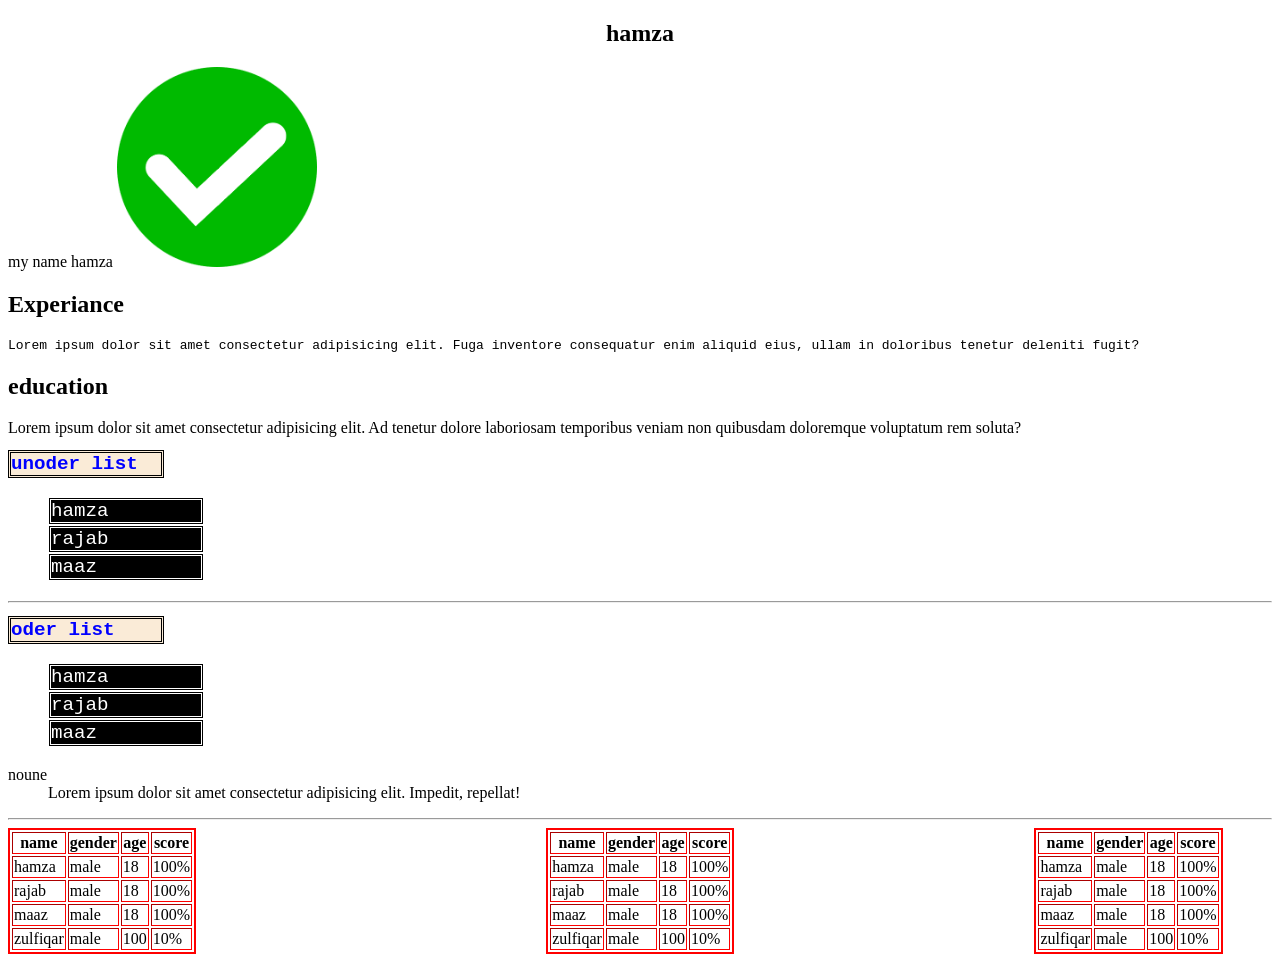
<file: index.html>
<!DOCTYPE html>
<html lang="en">
<head>
    <meta charset="UTF-8">
    <meta name="viewport" content="width=device-width, initial-scale=1.0">
    <title>hamza</title>
    
</head>
<body>
   <main>
    <section>
        <h1 align="center">hamza</h1>
        <span>my name hamza</span>
        <img src="images.png" width="200px" height="200px" alt="" >

    </section>
    <section>
        <h1>Experiance</h1>
        <pre>Lorem ipsum dolor sit amet consectetur adipisicing elit. Fuga inventore consequatur enim aliquid eius, ullam in doloribus tenetur deleniti fugit?</pre>
     </section>
     <section>
        <h1>education</h1>
        <span>Lorem ipsum dolor sit amet consectetur adipisicing elit. Ad tenetur dolore laboriosam temporibus veniam non quibusdam doloremque voluptatum rem soluta?</span>

     </section>
     <h1 style="font-size: larger; color: blue;  background-color: antiquewhite; font-family: 'Courier New', Courier, monospace; border: 3px double black; width: 150px;" >unoder list</h1>
     <ul  style="font-size: larger; color: blue; font-family: 'Courier New', Courier, monospace;">
        <li style=" border: 3px double white; color: white; background-color: black; width: 150px;">hamza</li>
        <li style=" border: 3px double  white; color: white; background-color: black; width: 150px;">rajab</li>
        <li style=" border: 3px double  white; color: white; background-color: black; width: 150px;">maaz</li>
        
     </ul>
     <hr>
     <h1 style="font-size: larger; color: blue;  background-color: antiquewhite; font-family: 'Courier New', Courier, monospace; border: 3px double black; width: 150px;">oder list</h1>
     <ol  style="font-size: larger; color: blue;  font-family: 'Courier New', Courier, monospace; ">
        <li style=" border: 3px double  white; color: white; background-color:black; width: 150px;">hamza</li>
        <li style=" border: 3px double  white; color: white; background-color:black; width: 150px;">rajab</li>
        <li style=" border: 3px double  white; color: white; background-color:black; width: 150px;">maaz</li>
        
     </ol>
     <dl>
        <dt>noune</dt>
        <dd>Lorem ipsum dolor sit amet consectetur adipisicing elit. Impedit, repellat!</dd>
     </dl>
     <hr>
     <table border="3" style="border: 2px double red; float: left;" >
        <tr>
            <th>name</th>
            <th>gender</th>
            <th>age</th>
            <th>score</th>
        </tr>
        <tr>
            <td>hamza</td>
            <td>male</td>
            <td>18</td>
            <td>100%</td>
        </tr>

        
         <tr>
            <td>rajab</td>
            <td>male</td>
            <td>18</td>
            <td>100%</td>
        </tr>
         <tr>
            <td>maaz</td>
            <td>male</td>
            <td>18</td>
            <td>100%</td>
        </tr>
        <tr>
            <td>zulfiqar</td>
            <td>male</td>
            <td>100</td>
            <td>10%</td>
        </tr>
     </table>
      <table  border="3" style="border: 2px double red;float: left; margin-left: 350px;" >
        <tr>
            <th>name</th>
            <th>gender</th>
            <th>age</th>
            <th>score</th>
        </tr>
        <tr>
            <td>hamza</td>
            <td>male</td>
            <td>18</td>
            <td>100%</td>
        </tr>
         <tr>
            <td>rajab</td>
            <td>male</td>
            <td>18</td>
            <td>100%</td>
        </tr>
         <tr>
            <td>maaz</td>
            <td>male</td>
            <td>18</td>
            <td>100%</td>
        </tr>
        <tr>
            <td>zulfiqar</td>
            <td>male</td>
            <td>100</td>
            <td>10%</td>
        </tr>
     </table>
     <table  border="3" style="border: 2px double red;float: left; margin-left: 300px;" >
        <tr>
            <th>name</th>
            <th>gender</th>
            <th>age</th>
            <th>score</th>
        </tr>
        <tr>
            <td>hamza</td>
            <td>male</td>
            <td>18</td>
            <td>100%</td>
        </tr>
         <tr>
            <td>rajab</td>
            <td>male</td>
            <td>18</td>
            <td>100%</td>
        </tr>
         <tr>
            <td>maaz</td>
            <td>male</td>
            <td>18</td>
            <td>100%</td>
        </tr>
        <tr>
            <td>zulfiqar</td>
            <td>male</td>
            <td>100</td>
            <td>10%</td>
        </tr>
     </table>
    

</body>
</html>
</file>
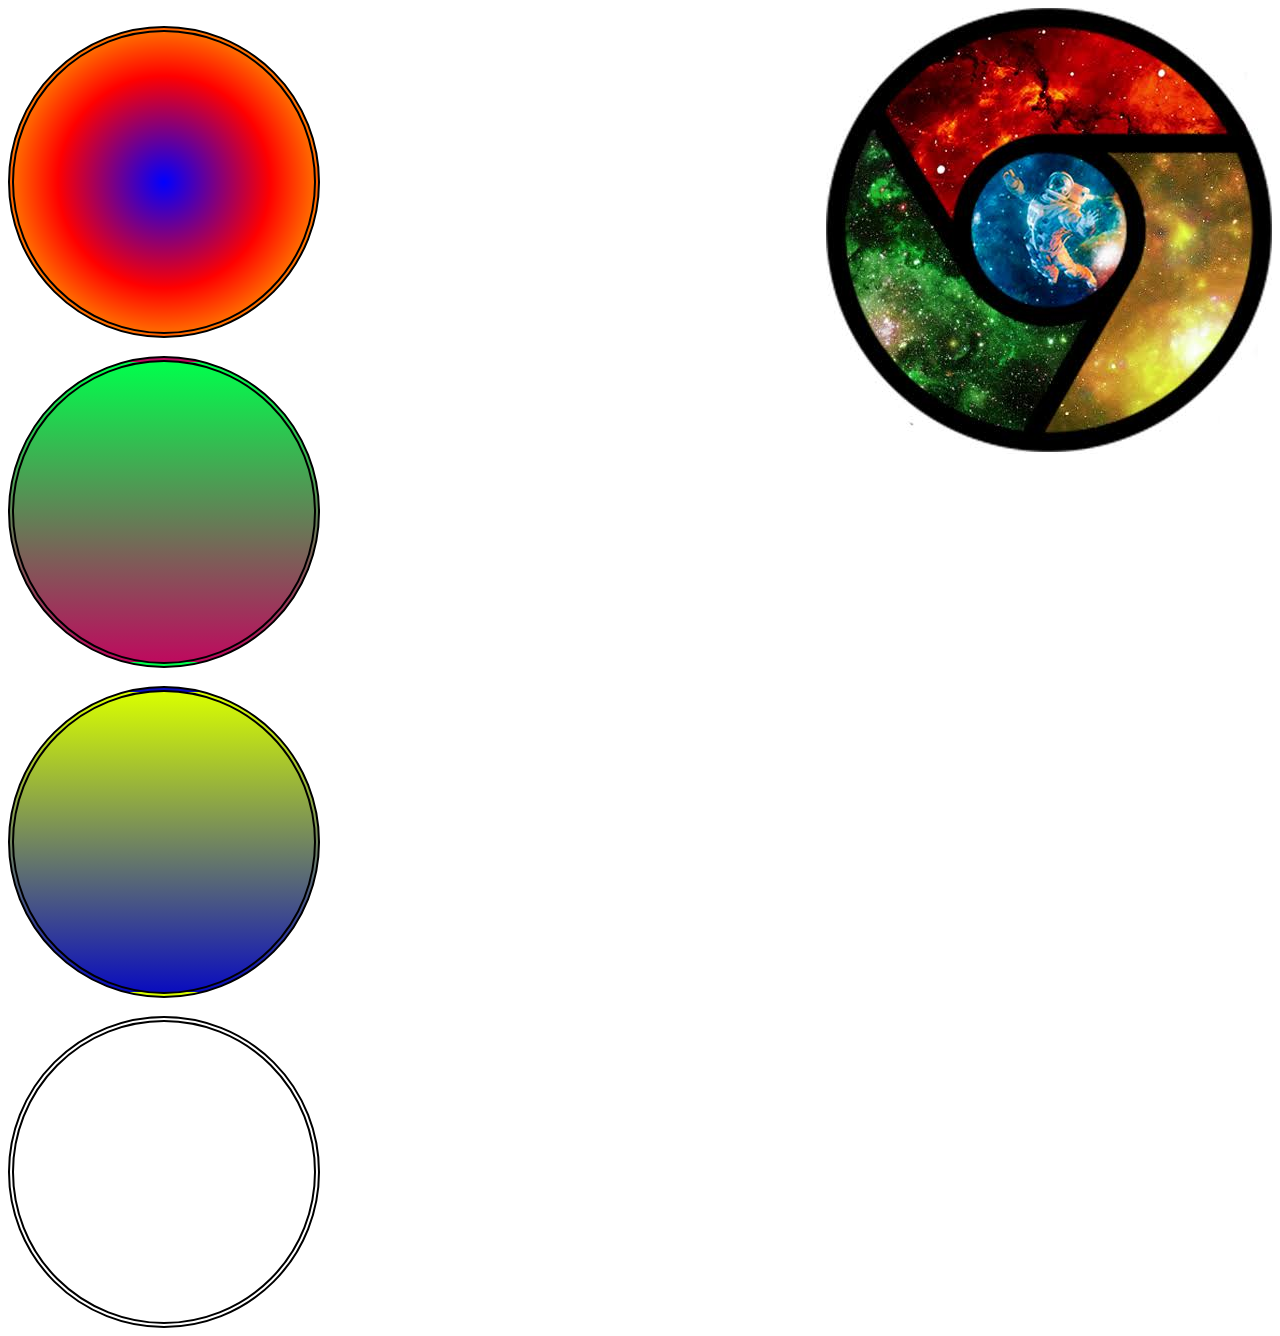
<file: animation.html>
<!DOCTYPE html>
<html lang="en">
<head>
    <meta charset="UTF-8">
    <meta name="viewport" content="width=device-width, initial-scale=1.0">
    <title>Document</title>
    <link rel="stylesheet" href="animation.css">
</head>
<body>
    <div class="hamza1"> <img src="images (3).jpg" alt=""></div>
    <br>
    <div class="hamza2"></div>
    <br>
    <div class="hamza3"></div>
    <br>
    <div class="hamza7"></div>
    <br>
     <div class="hamza9"></div>
    
</body>
</html>
</file>
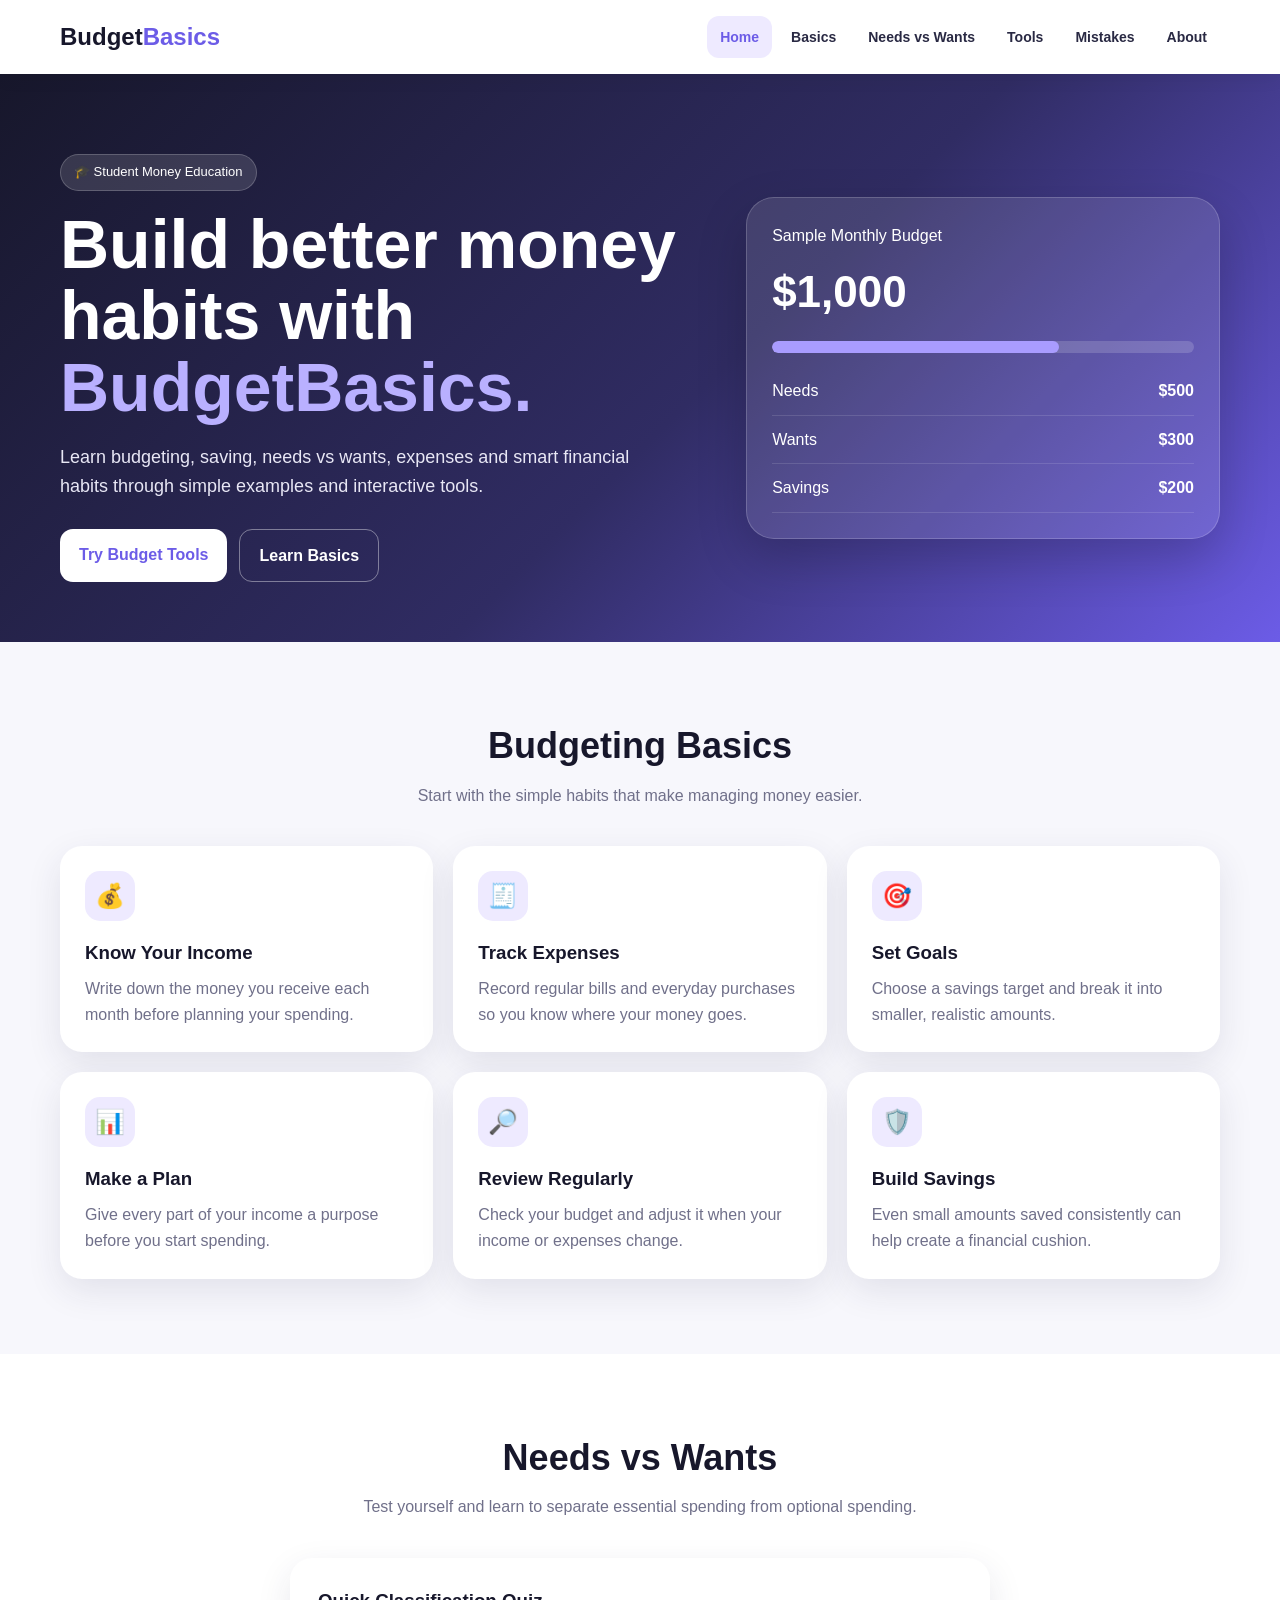
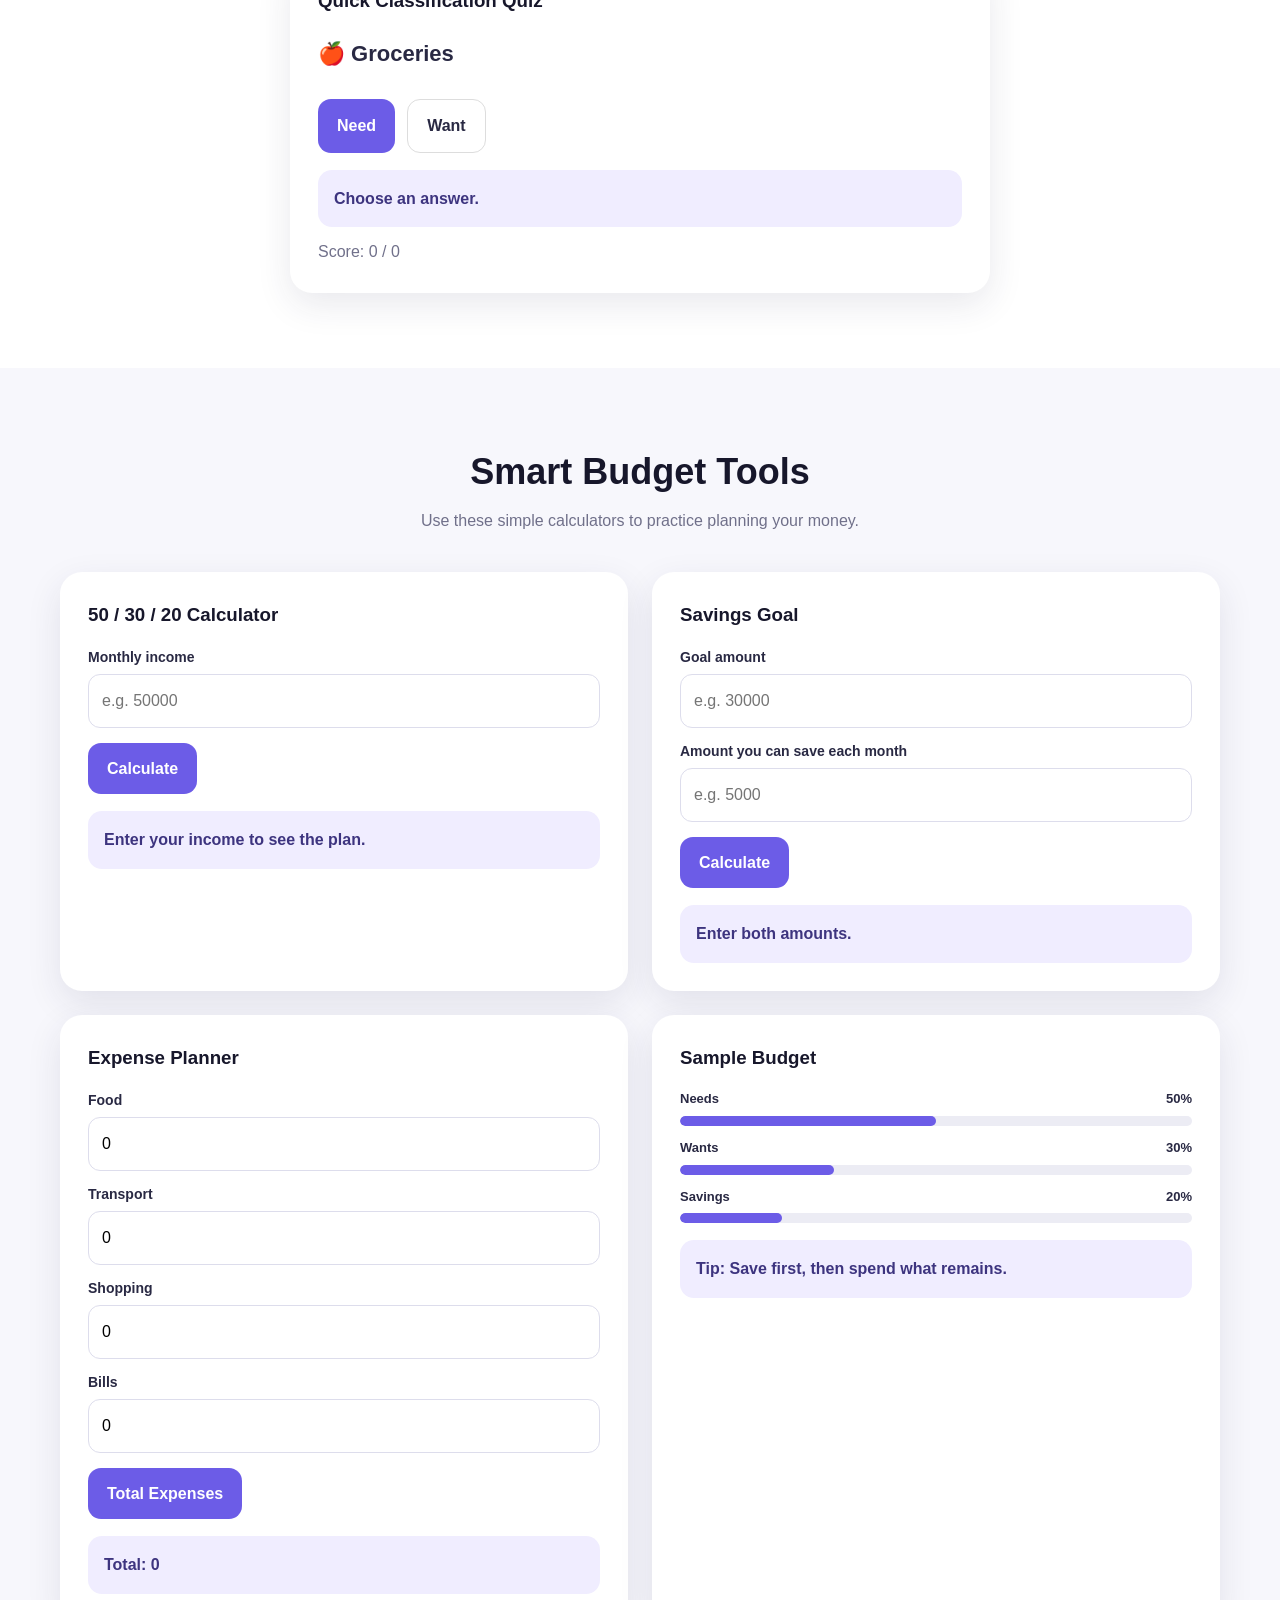
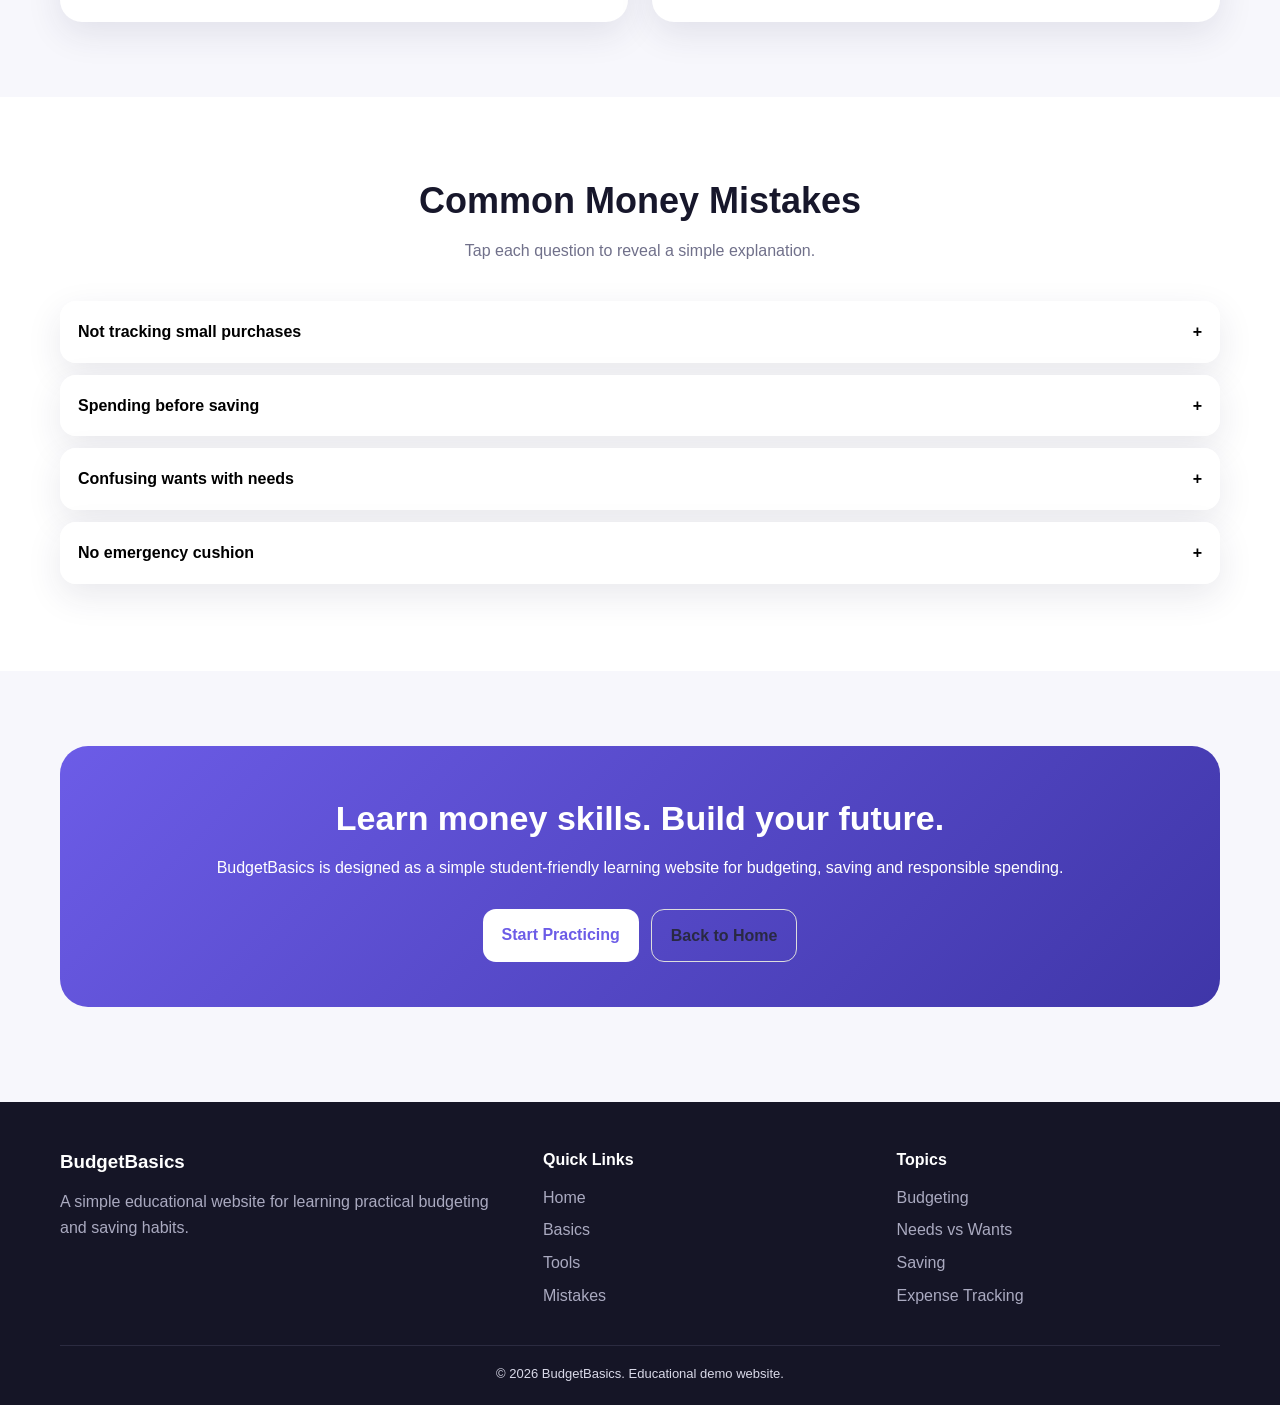
<file: haaamza.html>
<!DOCTYPE html>
<html lang="en">
<head>
<meta charset="UTF-8">
<meta name="viewport" content="width=device-width, initial-scale=1.0">
<title>BudgetBasics | Smart Money for Students</title>
<style>
:root{
  --primary:#6c5ce7;
  --primary2:#8e7cff;
  --dark:#17172b;
  --text:#292943;
  --muted:#70708a;
  --bg:#f7f7fc;
  --white:#fff;
  --green:#19a974;
  --orange:#f39c12;
  --red:#e74c3c;
  --shadow:0 12px 35px rgba(38,35,75,.10);
  --radius:22px;
}
*{box-sizing:border-box;margin:0;padding:0}
html{scroll-behavior:smooth}
body{font-family:Arial,Helvetica,sans-serif;background:var(--bg);color:var(--text);line-height:1.6}
button,input,select{font:inherit}
button{cursor:pointer}
a{text-decoration:none;color:inherit}
.container{width:min(1160px,92%);margin:auto}
.navbar{position:sticky;top:0;z-index:1000;background:rgba(255,255,255,.94);backdrop-filter:blur(12px);box-shadow:0 4px 18px rgba(0,0,0,.06)}
.nav-inner{height:74px;display:flex;align-items:center;justify-content:space-between;gap:20px}
.logo{font-size:24px;font-weight:800;color:var(--dark)}
.logo span{color:var(--primary)}
.nav-links{display:flex;gap:6px;list-style:none;align-items:center}
.nav-links a{display:block;padding:10px 13px;border-radius:12px;font-weight:600;font-size:14px}
.nav-links a:hover,.nav-links a.active{background:#eeeaff;color:var(--primary)}
.menu-btn{display:none;border:0;background:#eeeaff;color:var(--primary);padding:9px 12px;border-radius:10px}
.hero{padding:80px 0 60px;background:linear-gradient(135deg,#17172b 0%,#302c63 55%,#6c5ce7 100%);color:#fff;overflow:hidden}
.hero-grid{display:grid;grid-template-columns:1.15fr .85fr;gap:45px;align-items:center}
.badge{display:inline-block;background:rgba(255,255,255,.13);border:1px solid rgba(255,255,255,.2);padding:7px 13px;border-radius:999px;font-size:13px;margin-bottom:18px}
.hero h1{font-size:clamp(38px,6vw,68px);line-height:1.05;margin-bottom:20px}
.hero h1 span{color:#b9b0ff}
.hero p{font-size:18px;color:#e8e7f5;max-width:620px}
.btns{display:flex;gap:12px;flex-wrap:wrap;margin-top:28px}
.btn{border:0;border-radius:13px;padding:13px 19px;font-weight:700;transition:.2s}
.btn:hover{transform:translateY(-2px)}
.btn-primary{background:#fff;color:var(--primary)}
.btn-dark{background:var(--primary);color:#fff}
.btn-outline{background:transparent;border:1px solid #ddd;color:var(--text)}
.hero .btn-outline{border-color:rgba(255,255,255,.4);color:#fff}
.hero-card{background:rgba(255,255,255,.11);border:1px solid rgba(255,255,255,.18);border-radius:28px;padding:25px;box-shadow:0 20px 50px rgba(0,0,0,.2)}
.money{font-size:44px;font-weight:800;margin:8px 0}
.bar{height:12px;background:rgba(255,255,255,.16);border-radius:99px;overflow:hidden;margin:14px 0}
.bar span{display:block;height:100%;width:68%;background:#a99cff;border-radius:99px}
.mini-row{display:flex;justify-content:space-between;padding:11px 0;border-bottom:1px solid rgba(255,255,255,.12)}
.section{padding:75px 0}
.section-head{text-align:center;max-width:700px;margin:0 auto 38px}
.section-head h2{font-size:36px;color:var(--dark);margin-bottom:8px}
.section-head p{color:var(--muted)}
.cards{display:grid;grid-template-columns:repeat(3,1fr);gap:20px}
.card{background:var(--white);border-radius:var(--radius);padding:25px;box-shadow:var(--shadow)}
.card .icon{width:50px;height:50px;border-radius:15px;background:#eeeaff;display:grid;place-items:center;font-size:24px;margin-bottom:17px}
.card h3{margin-bottom:8px;color:var(--dark)}
.card p{color:var(--muted)}
.tool-grid{display:grid;grid-template-columns:1fr 1fr;gap:24px}
.tool{background:#fff;padding:28px;border-radius:var(--radius);box-shadow:var(--shadow)}
.tool h3{margin-bottom:16px;color:var(--dark)}
label{display:block;font-weight:700;font-size:14px;margin:12px 0 6px}
input,select{width:100%;padding:13px;border:1px solid #ddddec;border-radius:12px;outline:none;background:#fff}
input:focus,select:focus{border-color:var(--primary);box-shadow:0 0 0 3px #eeeaff}
.result{margin-top:17px;padding:16px;border-radius:14px;background:#f0edff;color:#3d347f;font-weight:700}
.budget-table{width:100%;border-collapse:collapse;background:#fff;border-radius:18px;overflow:hidden;box-shadow:var(--shadow)}
.budget-table th,.budget-table td{padding:15px;text-align:left;border-bottom:1px solid #eee}
.budget-table th{background:#f0edff;color:#43398f}
.progress-wrap{margin:12px 0}
.progress-label{display:flex;justify-content:space-between;font-size:13px;font-weight:700}
.progress{height:10px;background:#ececf4;border-radius:20px;overflow:hidden;margin-top:6px}
.progress i{display:block;height:100%;background:var(--primary);border-radius:20px}
.accordion{background:#fff;border-radius:16px;margin-bottom:12px;box-shadow:var(--shadow);overflow:hidden}
.acc-q{width:100%;border:0;background:#fff;padding:18px;text-align:left;font-weight:700;display:flex;justify-content:space-between}
.acc-a{display:none;padding:0 18px 18px;color:var(--muted)}
.acc-a.show{display:block}
.cta{background:linear-gradient(135deg,#6c5ce7,#3f36a8);color:#fff;border-radius:28px;padding:45px;text-align:center}
.cta h2{font-size:34px;margin-bottom:10px}
.footer{background:#151526;color:#d9d9e8;padding:45px 0 20px;margin-top:20px}
.footer-grid{display:grid;grid-template-columns:1.4fr 1fr 1fr;gap:30px}
.footer h3,.footer h4{color:#fff;margin-bottom:12px}
.footer p,.footer li{color:#aaaac0}
.footer ul{list-style:none}
.footer li{margin:7px 0}
.copy{text-align:center;border-top:1px solid #2b2b40;margin-top:30px;padding-top:18px;font-size:13px}
.toast{position:fixed;right:20px;bottom:20px;background:#17172b;color:#fff;padding:13px 18px;border-radius:12px;box-shadow:var(--shadow);display:none;z-index:2000}
@media(max-width:850px){
 .nav-links{display:none;position:absolute;left:4%;right:4%;top:74px;background:#fff;padding:10px;border-radius:16px;box-shadow:var(--shadow);flex-direction:column;align-items:stretch}
 .nav-links.show{display:flex}.nav-links a{width:100%}.menu-btn{display:block}
 .hero-grid,.tool-grid{grid-template-columns:1fr}.cards{grid-template-columns:1fr 1fr}
 .footer-grid{grid-template-columns:1fr 1fr}
}
@media(max-width:560px){
 .cards,.footer-grid{grid-template-columns:1fr}.hero{padding-top:55px}.section{padding:55px 0}
 .hero h1{font-size:43px}.cta{padding:30px 20px}
}
</style>
</head>
<body>

<nav class="navbar">
 <div class="container nav-inner">
  <a class="logo" href="#home">Budget<span>Basics</span></a>
  <button class="menu-btn" onclick="toggleMenu()">☰</button>
  <ul class="nav-links" id="navLinks">
   <li><a href="#home" class="active">Home</a></li>
   <li><a href="#basics">Basics</a></li>
   <li><a href="#needs">Needs vs Wants</a></li>
   <li><a href="#tools">Tools</a></li>
   <li><a href="#mistakes">Mistakes</a></li>
   <li><a href="#about">About</a></li>
  </ul>
 </div>
</nav>

<section class="hero" id="home">
 <div class="container hero-grid">
  <div>
   <span class="badge">🎓 Student Money Education</span>
   <h1>Build better money habits with <span>BudgetBasics.</span></h1>
   <p>Learn budgeting, saving, needs vs wants, expenses and smart financial habits through simple examples and interactive tools.</p>
   <div class="btns">
    <a class="btn btn-primary" href="#tools">Try Budget Tools</a>
    <a class="btn hero-outline btn-outline" href="#basics">Learn Basics</a>
   </div>
  </div>
  <div class="hero-card">
   <div>Sample Monthly Budget</div>
   <div class="money">$1,000</div>
   <div class="bar"><span></span></div>
   <div class="mini-row"><span>Needs</span><b>$500</b></div>
   <div class="mini-row"><span>Wants</span><b>$300</b></div>
   <div class="mini-row"><span>Savings</span><b>$200</b></div>
  </div>
 </div>
</section>

<section class="section" id="basics">
 <div class="container">
  <div class="section-head">
   <h2>Budgeting Basics</h2>
   <p>Start with the simple habits that make managing money easier.</p>
  </div>
  <div class="cards">
   <div class="card"><div class="icon">💰</div><h3>Know Your Income</h3><p>Write down the money you receive each month before planning your spending.</p></div>
   <div class="card"><div class="icon">🧾</div><h3>Track Expenses</h3><p>Record regular bills and everyday purchases so you know where your money goes.</p></div>
   <div class="card"><div class="icon">🎯</div><h3>Set Goals</h3><p>Choose a savings target and break it into smaller, realistic amounts.</p></div>
   <div class="card"><div class="icon">📊</div><h3>Make a Plan</h3><p>Give every part of your income a purpose before you start spending.</p></div>
   <div class="card"><div class="icon">🔎</div><h3>Review Regularly</h3><p>Check your budget and adjust it when your income or expenses change.</p></div>
   <div class="card"><div class="icon">🛡️</div><h3>Build Savings</h3><p>Even small amounts saved consistently can help create a financial cushion.</p></div>
  </div>
 </div>
</section>

<section class="section" id="needs" style="background:#fff">
 <div class="container">
  <div class="section-head">
   <h2>Needs vs Wants</h2>
   <p>Test yourself and learn to separate essential spending from optional spending.</p>
  </div>
  <div class="tool" style="max-width:700px;margin:auto">
   <h3>Quick Classification Quiz</h3>
   <p id="quizItem" style="font-size:22px;font-weight:800;margin:20px 0">🍎 Groceries</p>
   <div class="btns">
    <button class="btn btn-dark" onclick="answerQuiz('need')">Need</button>
    <button class="btn btn-outline" onclick="answerQuiz('want')">Want</button>
   </div>
   <div class="result" id="quizResult">Choose an answer.</div>
   <p id="quizScore" style="margin-top:12px;color:#70708a">Score: 0 / 0</p>
  </div>
 </div>
</section>

<section class="section" id="tools">
 <div class="container">
  <div class="section-head">
   <h2>Smart Budget Tools</h2>
   <p>Use these simple calculators to practice planning your money.</p>
  </div>
  <div class="tool-grid">
   <div class="tool">
    <h3>50 / 30 / 20 Calculator</h3>
    <label>Monthly income</label>
    <input id="income" type="number" placeholder="e.g. 50000">
    <button class="btn btn-dark" style="margin-top:15px" onclick="calcRule()">Calculate</button>
    <div class="result" id="ruleResult">Enter your income to see the plan.</div>
   </div>
   <div class="tool">
    <h3>Savings Goal</h3>
    <label>Goal amount</label>
    <input id="goal" type="number" placeholder="e.g. 30000">
    <label>Amount you can save each month</label>
    <input id="monthly" type="number" placeholder="e.g. 5000">
    <button class="btn btn-dark" style="margin-top:15px" onclick="calcSaving()">Calculate</button>
    <div class="result" id="savingResult">Enter both amounts.</div>
   </div>
   <div class="tool">
    <h3>Expense Planner</h3>
    <label>Food</label><input class="expense" type="number" value="0">
    <label>Transport</label><input class="expense" type="number" value="0">
    <label>Shopping</label><input class="expense" type="number" value="0">
    <label>Bills</label><input class="expense" type="number" value="0">
    <button class="btn btn-dark" style="margin-top:15px" onclick="calcExpenses()">Total Expenses</button>
    <div class="result" id="expenseResult">Total: 0</div>
   </div>
   <div class="tool">
    <h3>Sample Budget</h3>
    <div class="progress-wrap"><div class="progress-label"><span>Needs</span><span>50%</span></div><div class="progress"><i style="width:50%"></i></div></div>
    <div class="progress-wrap"><div class="progress-label"><span>Wants</span><span>30%</span></div><div class="progress"><i style="width:30%"></i></div></div>
    <div class="progress-wrap"><div class="progress-label"><span>Savings</span><span>20%</span></div><div class="progress"><i style="width:20%"></i></div></div>
    <div class="result">Tip: Save first, then spend what remains.</div>
   </div>
  </div>
 </div>
</section>

<section class="section" id="mistakes" style="background:#fff">
 <div class="container">
  <div class="section-head">
   <h2>Common Money Mistakes</h2>
   <p>Tap each question to reveal a simple explanation.</p>
  </div>
  <div class="accordion"><button class="acc-q" onclick="toggleAcc(this)">Not tracking small purchases <span>+</span></button><div class="acc-a">Small purchases can add up. Tracking them gives you a clearer picture of your spending.</div></div>
  <div class="accordion"><button class="acc-q" onclick="toggleAcc(this)">Spending before saving <span>+</span></button><div class="acc-a">If saving is important to you, consider setting aside a planned amount when you receive income.</div></div>
  <div class="accordion"><button class="acc-q" onclick="toggleAcc(this)">Confusing wants with needs <span>+</span></button><div class="acc-a">Ask whether the purchase is essential right now or simply something you would like to have.</div></div>
  <div class="accordion"><button class="acc-q" onclick="toggleAcc(this)">No emergency cushion <span>+</span></button><div class="acc-a">A savings cushion can help with unexpected costs and reduce pressure on your monthly budget.</div></div>
 </div>
</section>

<section class="section" id="about">
 <div class="container">
  <div class="cta">
   <h2>Learn money skills. Build your future.</h2>
   <p>BudgetBasics is designed as a simple student-friendly learning website for budgeting, saving and responsible spending.</p>
   <div class="btns" style="justify-content:center">
    <a class="btn btn-primary" href="#tools">Start Practicing</a>
    <a class="btn hero-outline btn-outline" href="#home">Back to Home</a>
   </div>
  </div>
 </div>
</section>

<footer class="footer">
 <div class="container">
  <div class="footer-grid">
   <div><h3>BudgetBasics</h3><p>A simple educational website for learning practical budgeting and saving habits.</p></div>
   <div><h4>Quick Links</h4><ul><li><a href="#home">Home</a></li><li><a href="#basics">Basics</a></li><li><a href="#tools">Tools</a></li><li><a href="#mistakes">Mistakes</a></li></ul></div>
   <div><h4>Topics</h4><ul><li>Budgeting</li><li>Needs vs Wants</li><li>Saving</li><li>Expense Tracking</li></ul></div>
  </div>
  <div class="copy">© 2026 BudgetBasics. Educational demo website.</div>
 </div>
</footer>
<div class="toast" id="toast"></div>

<script>
function toggleMenu(){document.getElementById('navLinks').classList.toggle('show')}
document.querySelectorAll('.nav-links a').forEach(a=>a.addEventListener('click',()=>document.getElementById('navLinks').classList.remove('show')));

function toast(msg){
 const t=document.getElementById('toast'); t.textContent=msg; t.style.display='block';
 setTimeout(()=>t.style.display='none',2200);
}
function calcRule(){
 const n=parseFloat(document.getElementById('income').value);
 if(!n || n<0){toast('Please enter a valid income.');return}
 document.getElementById('ruleResult').innerHTML=`Needs: ${n*0.50.toFixed(0)}<br>Wants: ${(n*0.30).toFixed(0)}<br>Savings: ${(n*0.20).toFixed(0)}`;
}
function calcSaving(){
 const goal=parseFloat(document.getElementById('goal').value), monthly=parseFloat(document.getElementById('monthly').value);
 if(!goal || !monthly || goal<0 || monthly<=0){toast('Please enter valid amounts.');return}
 const months=Math.ceil(goal/monthly);
 document.getElementById('savingResult').textContent=`You need about ${months} month${months===1?'':'s'} to reach your goal.`;
}
function calcExpenses(){
 let total=0;
 document.querySelectorAll('.expense').forEach(i=>total+=Number(i.value)||0);
 document.getElementById('expenseResult').textContent='Total: '+total.toLocaleString();
}
const quiz=[
 {text:'🍎 Groceries',answer:'need'},
 {text:'🎮 New video game',answer:'want'},
 {text:'🏠 Rent',answer:'need'},
 {text:'👟 Designer shoes you do not need',answer:'want'},
 {text:'🚌 Transport to school/work',answer:'need'},
 {text:'🍿 Movie for fun',answer:'want'}
];
let qIndex=0,score=0,answered=0;
function renderQuiz(){document.getElementById('quizItem').textContent=quiz[qIndex].text}
function answerQuiz(ans){
 const correct=ans===quiz[qIndex].answer;
 answered++; if(correct)score++;
 document.getElementById('quizResult').textContent=correct?'✅ Correct!':'❌ Not quite. Think about whether it is essential.';
 document.getElementById('quizScore').textContent=`Score: ${score} / ${answered}`;
 qIndex=(qIndex+1)%quiz.length;
 setTimeout(renderQuiz,650);
}
function toggleAcc(btn){
 const a=btn.nextElementSibling, open=a.classList.contains('show');
 document.querySelectorAll('.acc-a').forEach(x=>x.classList.remove('show'));
 document.querySelectorAll('.acc-q span').forEach(x=>x.textContent='+');
 if(!open){a.classList.add('show');btn.querySelector('span').textContent='−'}
}
</script>
</body>
</html>
</file>
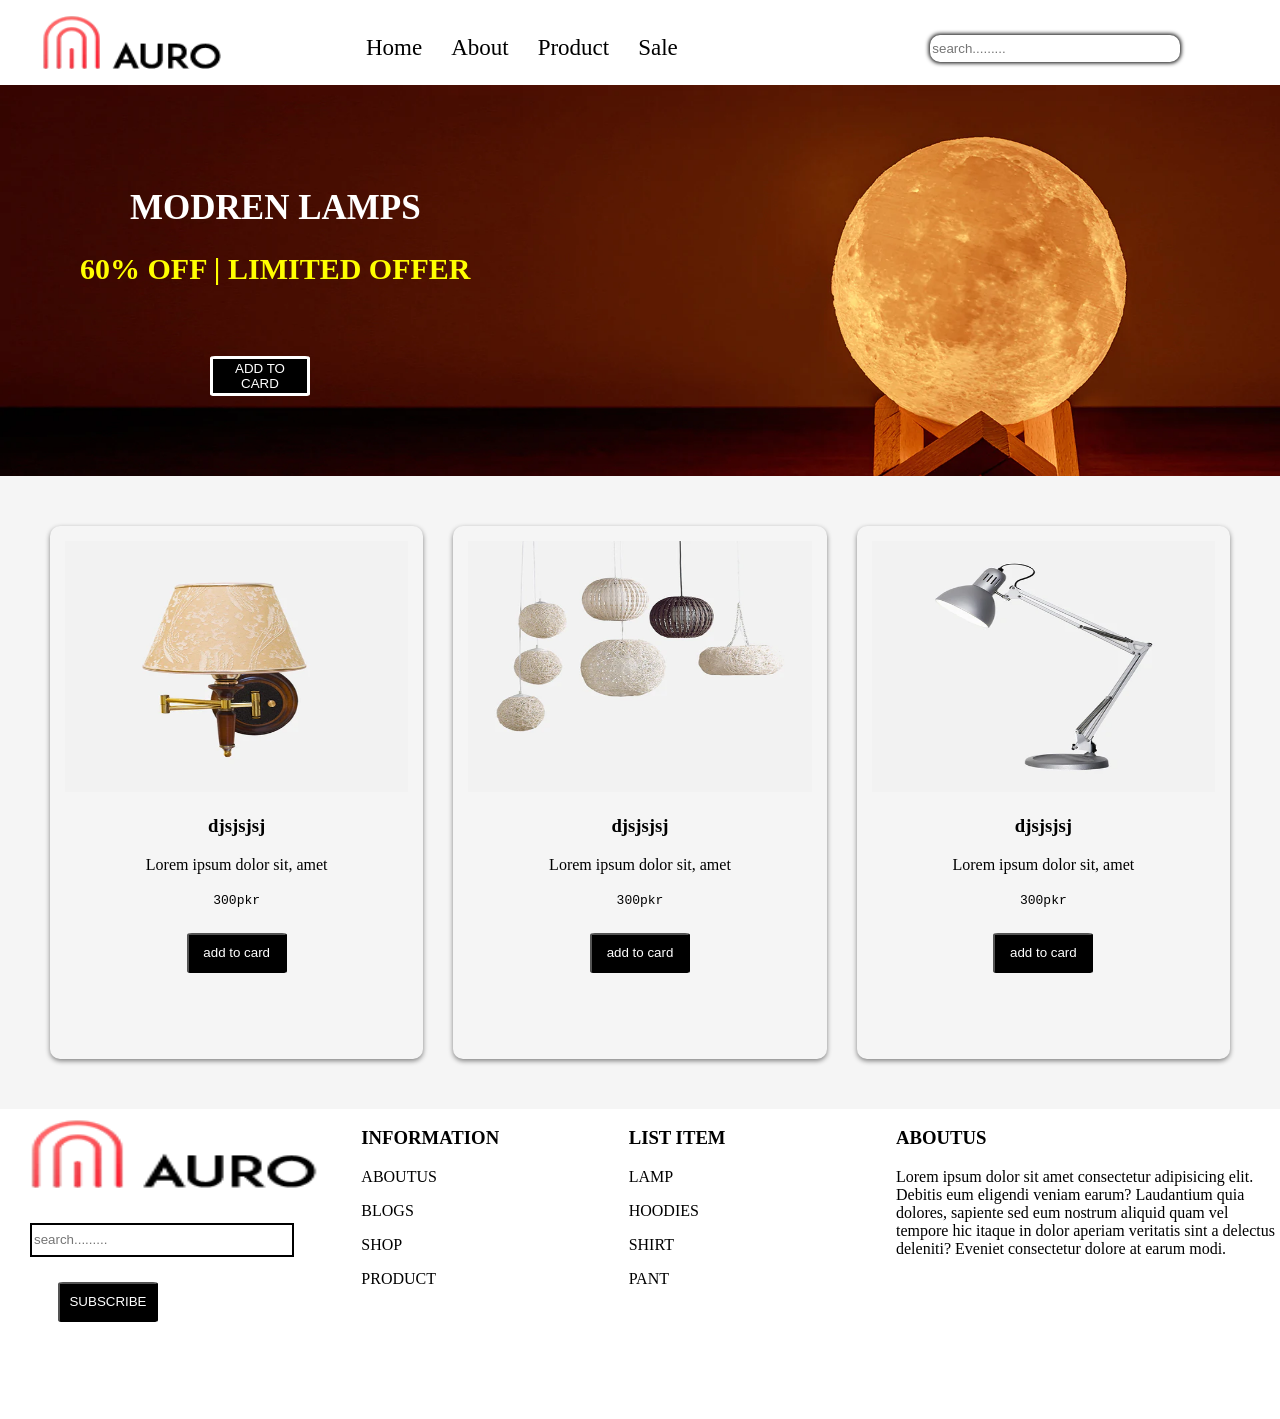
<file: naybar.html>
<!DOCTYPE html>
<html lang="en">
<head>
    <meta charset="UTF-8">
    <meta name="viewport" content="width=device-width, initial-scale=1.0">
    <title>Document</title>
    <link rel="stylesheet" href="navbar.css">
</head>
<body>
    <div class="navbar">
       <div class="navlogo"><img src="logo_300x300.webp" alt=></div> 
        <div class="navlinks">
            <a href="">Home</a>
            <a href="">About</a>
            <a href="product.html">Product</a>
            <a href="">Sale</a>
        </div>
        <div class="search">
        <input type="text" placeholder="search.........">
        
    </div>
    </div>
    <div class="baner">
     
<h1 class="hed1">MODREN LAMPS</h1>
    <h1 class="hed2">60% OFF | LIMITED OFFER</h1>
    <button class="button1">ADD TO CARD</button>
    </div>
<!-- card start -->
 <div class="cards">
    <div class="card">
        <img src="pro1.webp" alt="">
        <h3>djsjsjsj</h3>
        <p>Lorem ipsum dolor sit, amet</p>
        <code>300pkr</code>
        <br>
        <button>add to card</button>
    </div>
     <div class="card">
        <img src="pro2.webp" alt="">
        <h3>djsjsjsj</h3>
        <p>Lorem ipsum dolor sit, amet</p>
        <code>300pkr</code>
<br>
        <button>add to card</button>
    </div>
     <div class="card">
        <img src="pro3.webp" alt="">
        <h3>djsjsjsj</h3>
        <p>Lorem ipsum dolor sit, amet</p>
        <code>300pkr</code>
        <br>
        <button>add to card</button>
    </div>
 </div>
 <footer>
    <div class="hhh1">
        <img src="logo_300x300.webp" alt="">
        <input type="text" placeholder="search.........">
        <button>SUBSCRIBE</button>
    </div>
     <div class="hhh2">
        <h3>INFORMATION</h3>
        <p>ABOUTUS</p>
        <p>BLOGS</p>
        <p>SHOP</p>
        <p>PRODUCT</p>
     </div>
      <div class="hhh3">
        <h3>LIST ITEM</h3>
        <p>LAMP</p>
        <p>HOODIES</p>
        <p>SHIRT</p>
        <p>PANT</p>
      </div>
       <div class="hhh4">
        <h3>ABOUTUS</h3>
        <p class="jjj" >Lorem ipsum dolor sit amet consectetur adipisicing elit. Debitis eum eligendi veniam earum? Laudantium quia dolores, sapiente sed eum nostrum aliquid quam vel tempore hic itaque in dolor aperiam veritatis sint a delectus deleniti? Eveniet consectetur dolore at earum modi.</p>
       </div>
 </footer>
</body>
</html>
</file>
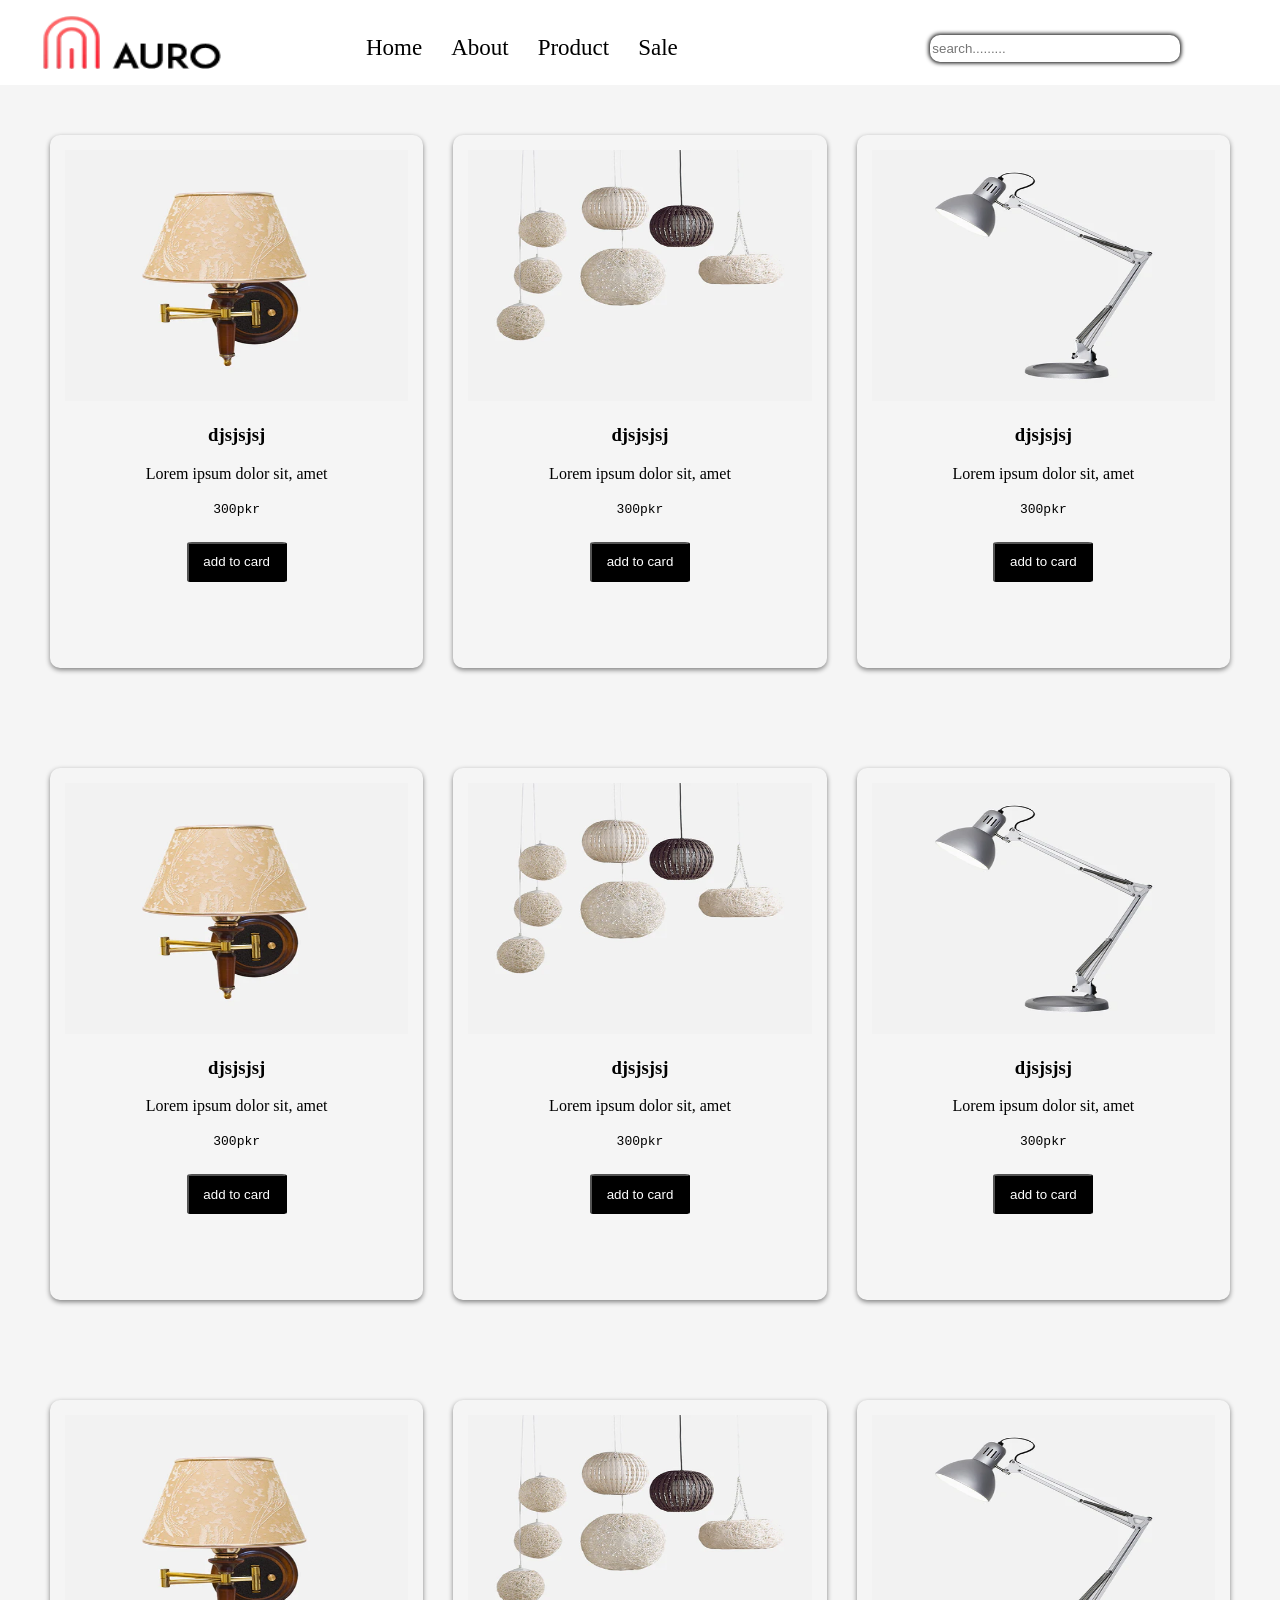
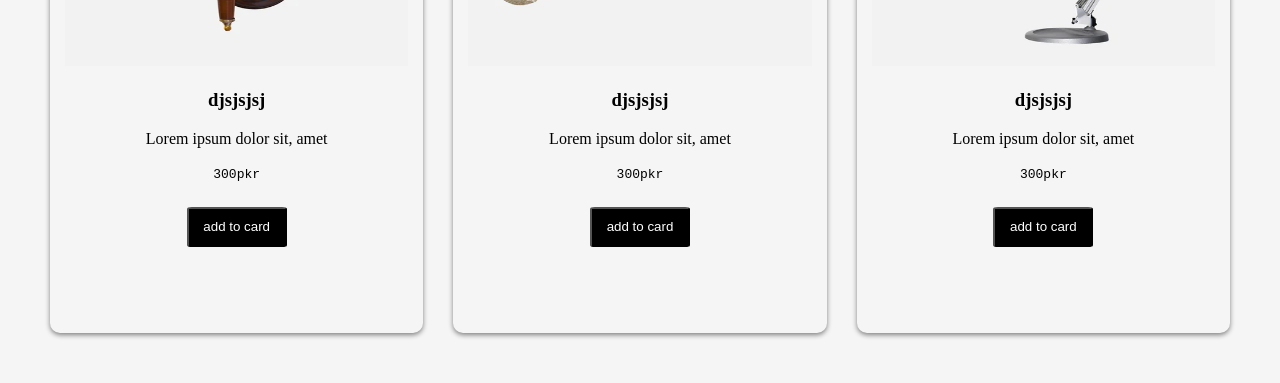
<file: product.html>
<!DOCTYPE html>
<html lang="en">
<head>
    <meta charset="UTF-8">
    <meta name="viewport" content="width=device-width, initial-scale=1.0">
    <title>Document</title>
    <link rel="stylesheet" href="navbar.css">
</head>
<body>
     <div class="navbar">
       <div class="navlogo"><img src="logo_300x300.webp" alt=></div> 
        <div class="navlinks">
            <a href="naybar.html">Home</a>
            <a href="">About</a>
            <a href="">Product</a>
            <a href="">Sale</a>
        </div>
        <div class="search">
        <input type="text" placeholder="search.........">
        
    </div>
    </div>


     <div class="cards">
    <div class="card">
        <img src="pro1.webp" alt="">
        <h3>djsjsjsj</h3>
        <p>Lorem ipsum dolor sit, amet</p>
        <code>300pkr</code>
        <br>
        <button>add to card</button>
    </div>
     <div class="card">
        <img src="pro2.webp" alt="">
        <h3>djsjsjsj</h3>
        <p>Lorem ipsum dolor sit, amet</p>
        <code>300pkr</code>
<br>
        <button>add to card</button>
    </div>
     <div class="card">
        <img src="pro3.webp" alt="">
        <h3>djsjsjsj</h3>
        <p>Lorem ipsum dolor sit, amet</p>
        <code>300pkr</code>
        <br>
        <button>add to card</button>
    </div>
 </div>
  <div class="cards">
    <div class="card">
        <img src="pro1.webp" alt="">
        <h3>djsjsjsj</h3>
        <p>Lorem ipsum dolor sit, amet</p>
        <code>300pkr</code>
        <br>
        <button>add to card</button>
    </div>
     <div class="card">
        <img src="pro2.webp" alt="">
        <h3>djsjsjsj</h3>
        <p>Lorem ipsum dolor sit, amet</p>
        <code>300pkr</code>
<br>
        <button>add to card</button>
    </div>
     <div class="card">
        <img src="pro3.webp" alt="">
        <h3>djsjsjsj</h3>
        <p>Lorem ipsum dolor sit, amet</p>
        <code>300pkr</code>
        <br>
        <button>add to card</button>
    </div>
 </div>
  <div class="cards">
    <div class="card">
        <img src="pro1.webp" alt="">
        <h3>djsjsjsj</h3>
        <p>Lorem ipsum dolor sit, amet</p>
        <code>300pkr</code>
        <br>
        <button>add to card</button>
    </div>
     <div class="card">
        <img src="pro2.webp" alt="">
        <h3>djsjsjsj</h3>
        <p>Lorem ipsum dolor sit, amet</p>
        <code>300pkr</code>
<br>
        <button>add to card</button>
    </div>
     <div class="card">
        <img src="pro3.webp" alt="">
        <h3>djsjsjsj</h3>
        <p>Lorem ipsum dolor sit, amet</p>
        <code>300pkr</code>
        <br>
        <button>add to card</button>
    </div>
 </div>
</body>
</html>
</file>
<file: animation.css>
.hamza1{
float: right;
animation: 3s linear 0s infinite running hamza4;
}
@keyframes hamza4{
    from{margin-right: 0%;}
    to{margin-right: 70%;}
}


.hamza2{
width: 300px;
height: 300px;
background: repeating-radial-gradient(blue,red,yellow);
border: 6px double black;
border-radius: 50%;
animation: 3s linear 0s infinite running hamza5;
}
@keyframes hamza5{ 
    100%{transform: rotateX(360deg);}
    100%{transform: rotateY(360deg);}
}
.hamza3{
width: 300px;
height: 300px;
background: linear-gradient(rgb(0, 255, 76),rgb(190, 10, 94));
border: 6px double black;
border-radius: 50%;

animation: 3s linear 0s infinite running hamza6;
}
@keyframes hamza6{
    0%{opacity: 0%;}
    100%{opacity: 100%;}
}
.hamza7{
width: 300px;
height: 300px;
background: linear-gradient(rgb(217, 255, 0),rgb(10, 13, 190));
border: 6px double black;
border-radius: 50%;

animation: 3s linear 0s infinite running hamza8;
}
@keyframes hamza8{ 
    50%{transform: scale(0.5,0.5);}
}.hamza9{
width: 300px;
height: 300px;

border: 6px double black;
border-radius: 50%;

animation: 5s linear 0s infinite running hamza0;
}
@keyframes hamza0{ 
    0%{background-color: brown;}
    20%{background-color: rgb(42, 165, 52);}
    40%{background-color: rgb(165, 155, 42);}
    60%{background-color: rgb(42, 149, 165);}
    80%{background-color: rgb(165, 42, 134);}
    100%{background-color: rgb(11, 11, 11);}
}
</file>
<file: navbar.css>
body{
    margin: 0;
background-color: whitesmoke;
}
.navbar{
    display: flex;
    justify-content: space-evenly;
    padding-top: 15px;
    background-color: white;
}
.navlogo{
    width: 20%;
    height: 55px;
      
    
}
.navlogo img{
    width: 70%;
    height: 100%;
}
.navlinks{
    width: 40%;
    height: 50px;
       
    
    padding-top: 20px;
}
.search{
    width: 24%;
     height: 50px;
     
     padding-top: 20px;
     padding-left: 35px;

}
.navlinks a{
    text-decoration: none;
    margin-left: 25px;
    font-size: 23px;
color: black;
transition: all,0.5;
    
} .navlinks a:hover{
    color: red;
    text-decoration: underline black;
}
.search input{


    width: 80%;
    height: 25px;
    border-radius: 10px;
    border: none;
    box-shadow: 0px 0px 4px 1px;
    
}

 .baner{
    background: url(slider-lights-1.webp);
   background-size: cover;
   text-align: left;
   
  padding: 80px;
   
}  .hed1{
color: white;
margin-left: 50px;
font-size: 35px;

}
 .hed2{
    color: yellow;
    font-size: 30px;
}
.button1{
    margin-left: 130px;
    margin-top: 50px;
height: 40px;
border: 3px solid white;
border-radius: 5%;
color: white;
background-color: black;

transition: all, 0.5s;
}
.button1:hover{
    height: 41px;
    color: red;
    font-weight: 600;
    
}
/* card */
.cards{
    display: grid;
    grid-template-columns: repeat(3,1fr);
    gap: 30px;
    padding: 50px;


}.card{
    text-align: center ;
    box-shadow: 0px 2px 5px gray;
    border-radius: 10px;
    padding: 15px;
}.card:hover{
    transform: scale(1.05);
    transition: 0.3s;
}

.card img{
    width: 100% ;
    height: 50%;
}
button{
    margin-top: 25px;
    height: 40px;
    width: 100px;
    border-radius: 5%;
color: white;
background-color: black;
transition: all, 0.3s;
}
button:hover{
    height: 41px;
    color: red;
    font-weight: 600;
    
}footer{
     display: flex;
    justify-content:  space-between;
    font-family: Georgia, 'Times New Roman', Times, serif;
    background-color: white;
}
.hhh1{
    padding-top: 10px;
    padding-left: 30px;
    width: 25%;
    height: 300px;
    
}
.hhh2{
    width: 20%;
    height: 300px;
    
}
.hhh3{
    width: 20%;
    height: 300px;
    
}
.hhh4{
    
    width: 30%;
    height: 300px;
    
}.hhh1 img{
    width: 90%;
    height: 70px;
}.hhh1 input{
    margin-top: 30px;
    width: 80%;
    height: 28px;
    border: 2px solid black;

}
.hhh1 button{
    background-color: black;
    color: white;
    margin-left: 28px;
}footer p:hover{
    transition: all,0.3s;
    color: red;
    font-size: 18px;
}.jjj:hover{
    color: black;
}
.hhh1 button:hover{
    background-color: black;
    color: red;
    margin-left: 28px;
    width: 105px;
}
</file>
